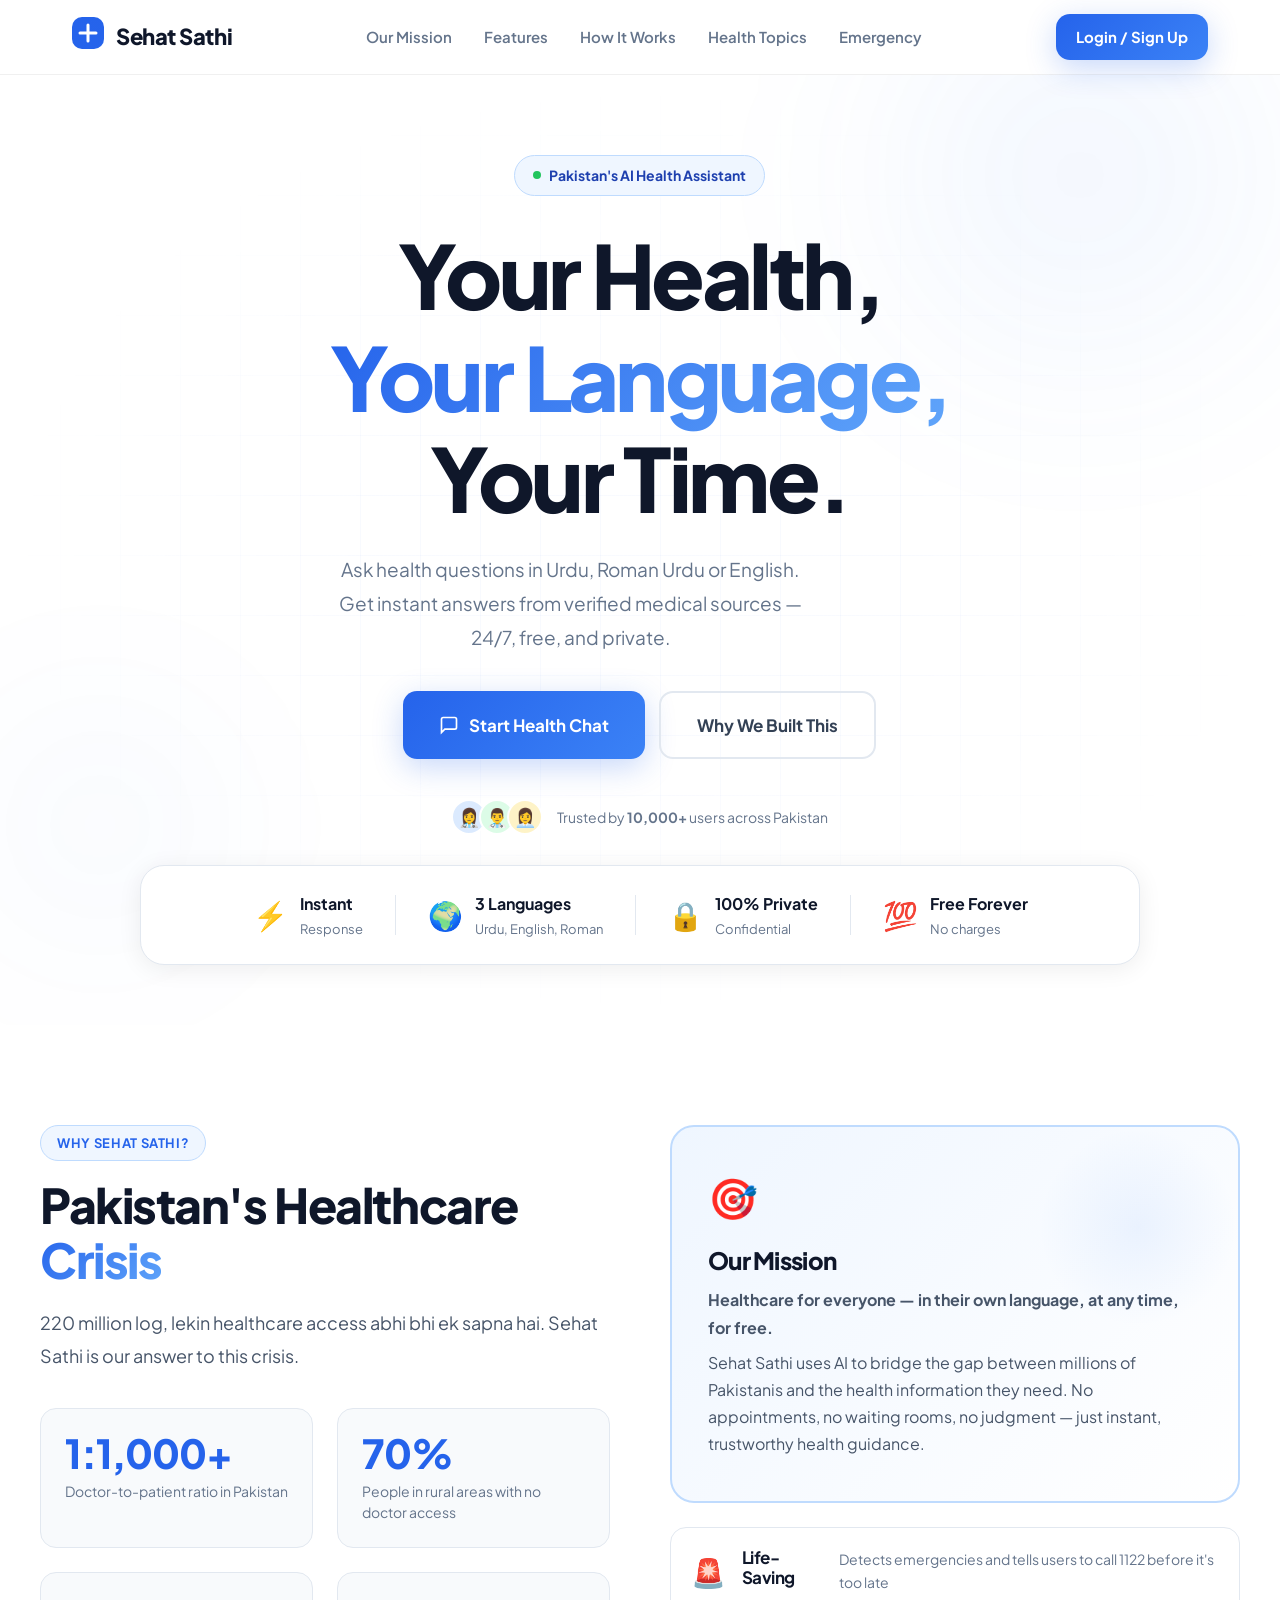
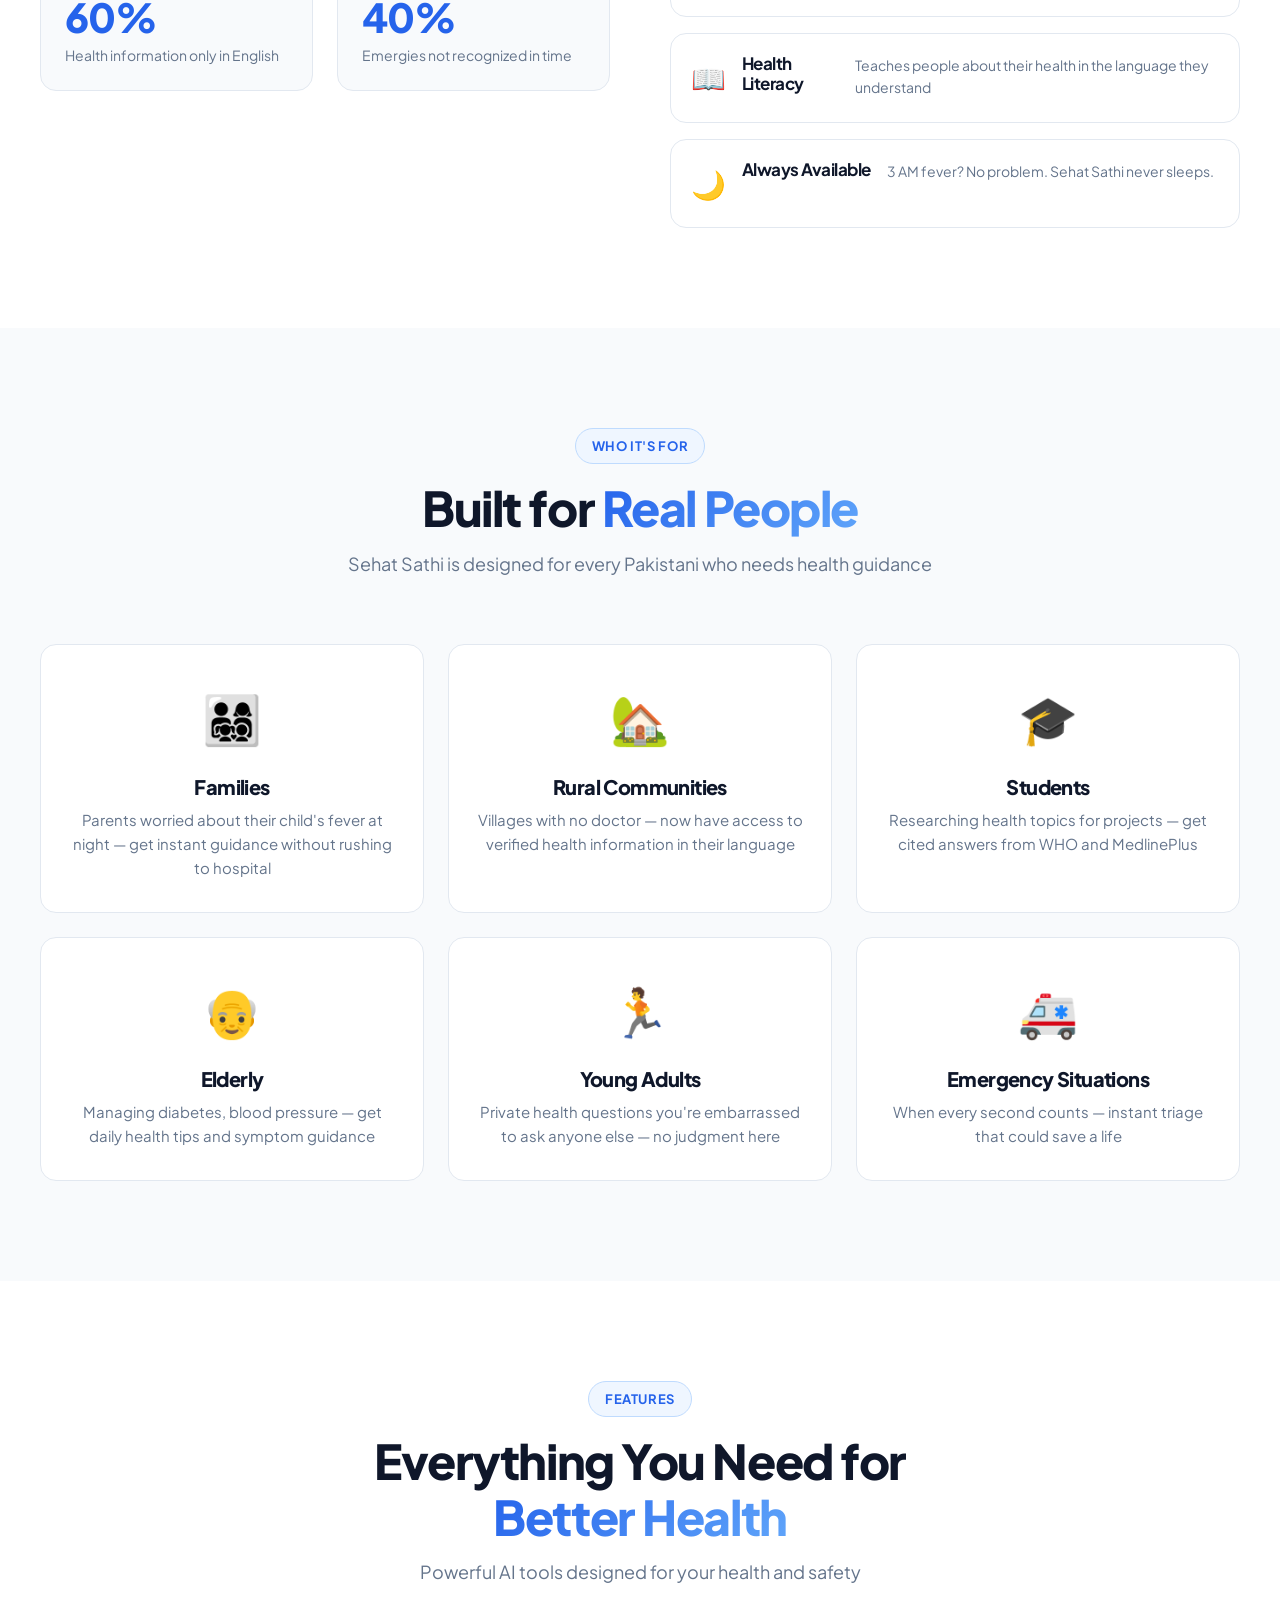
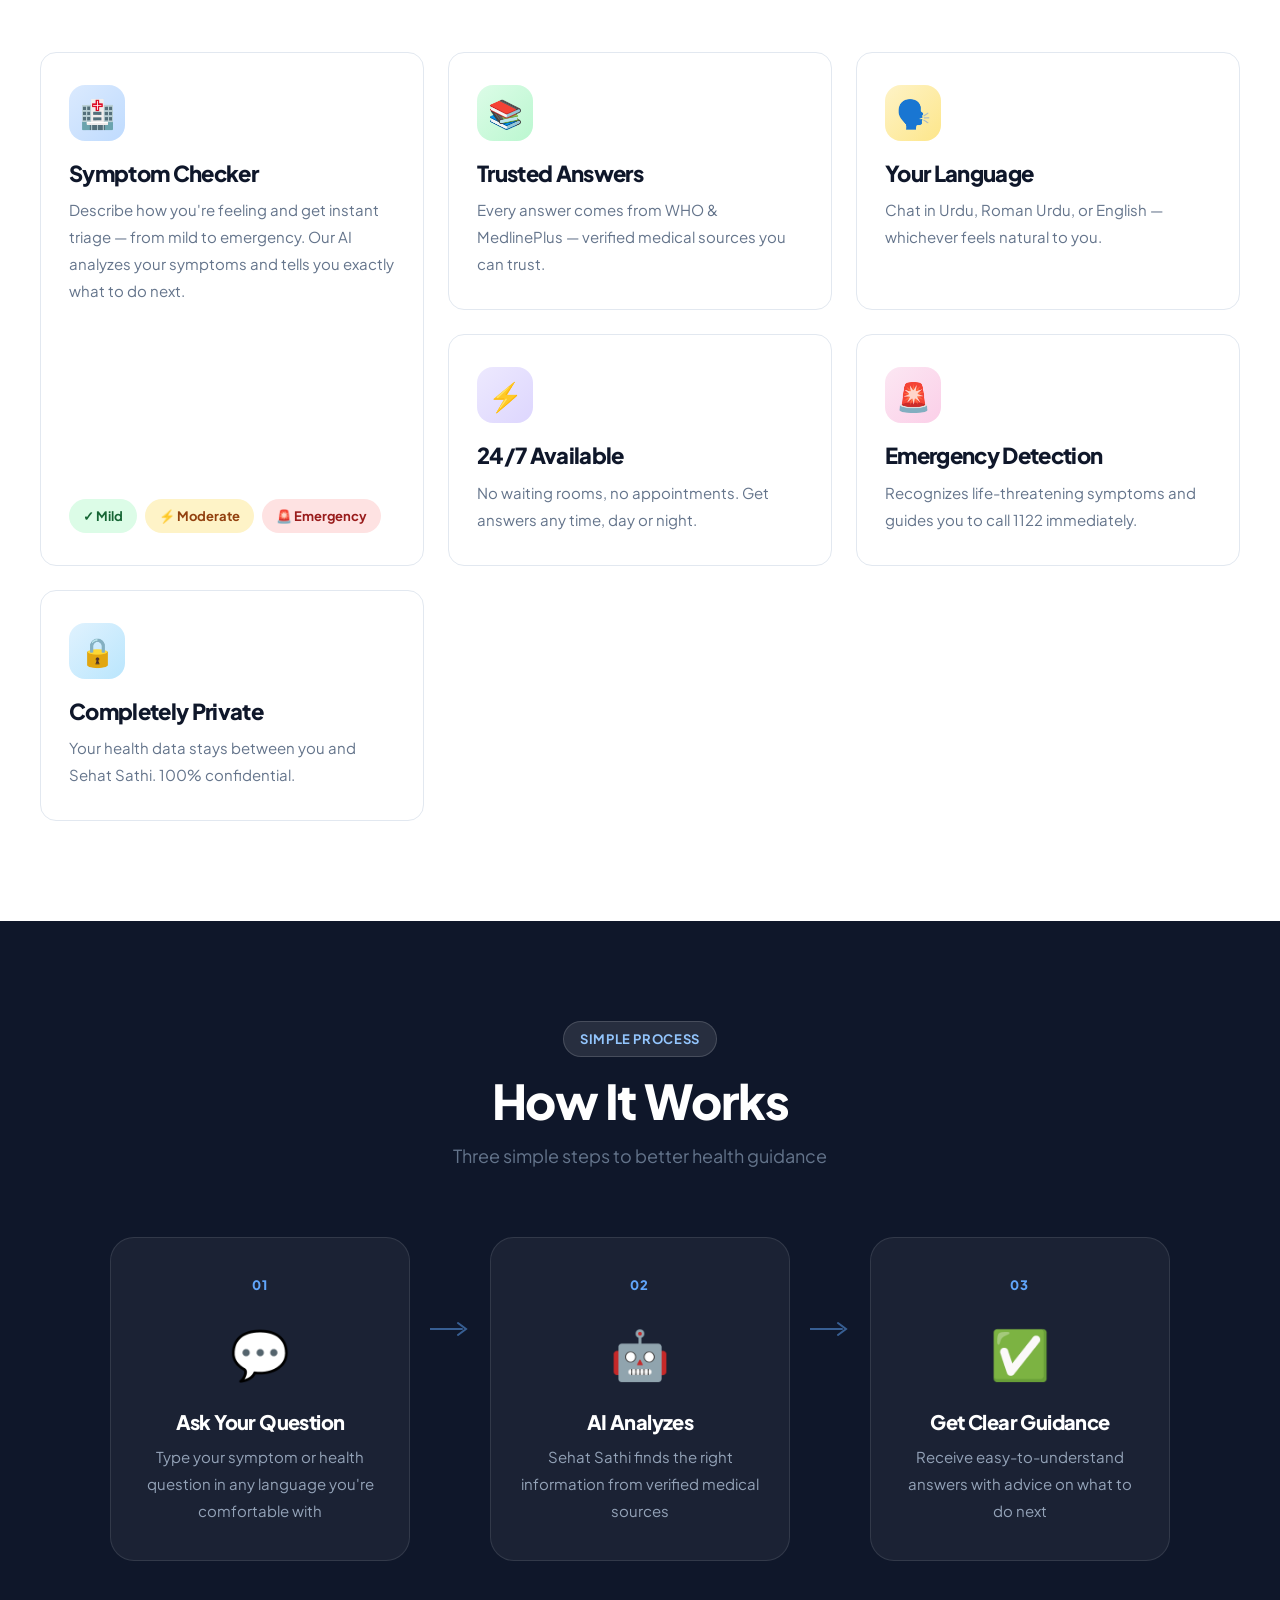
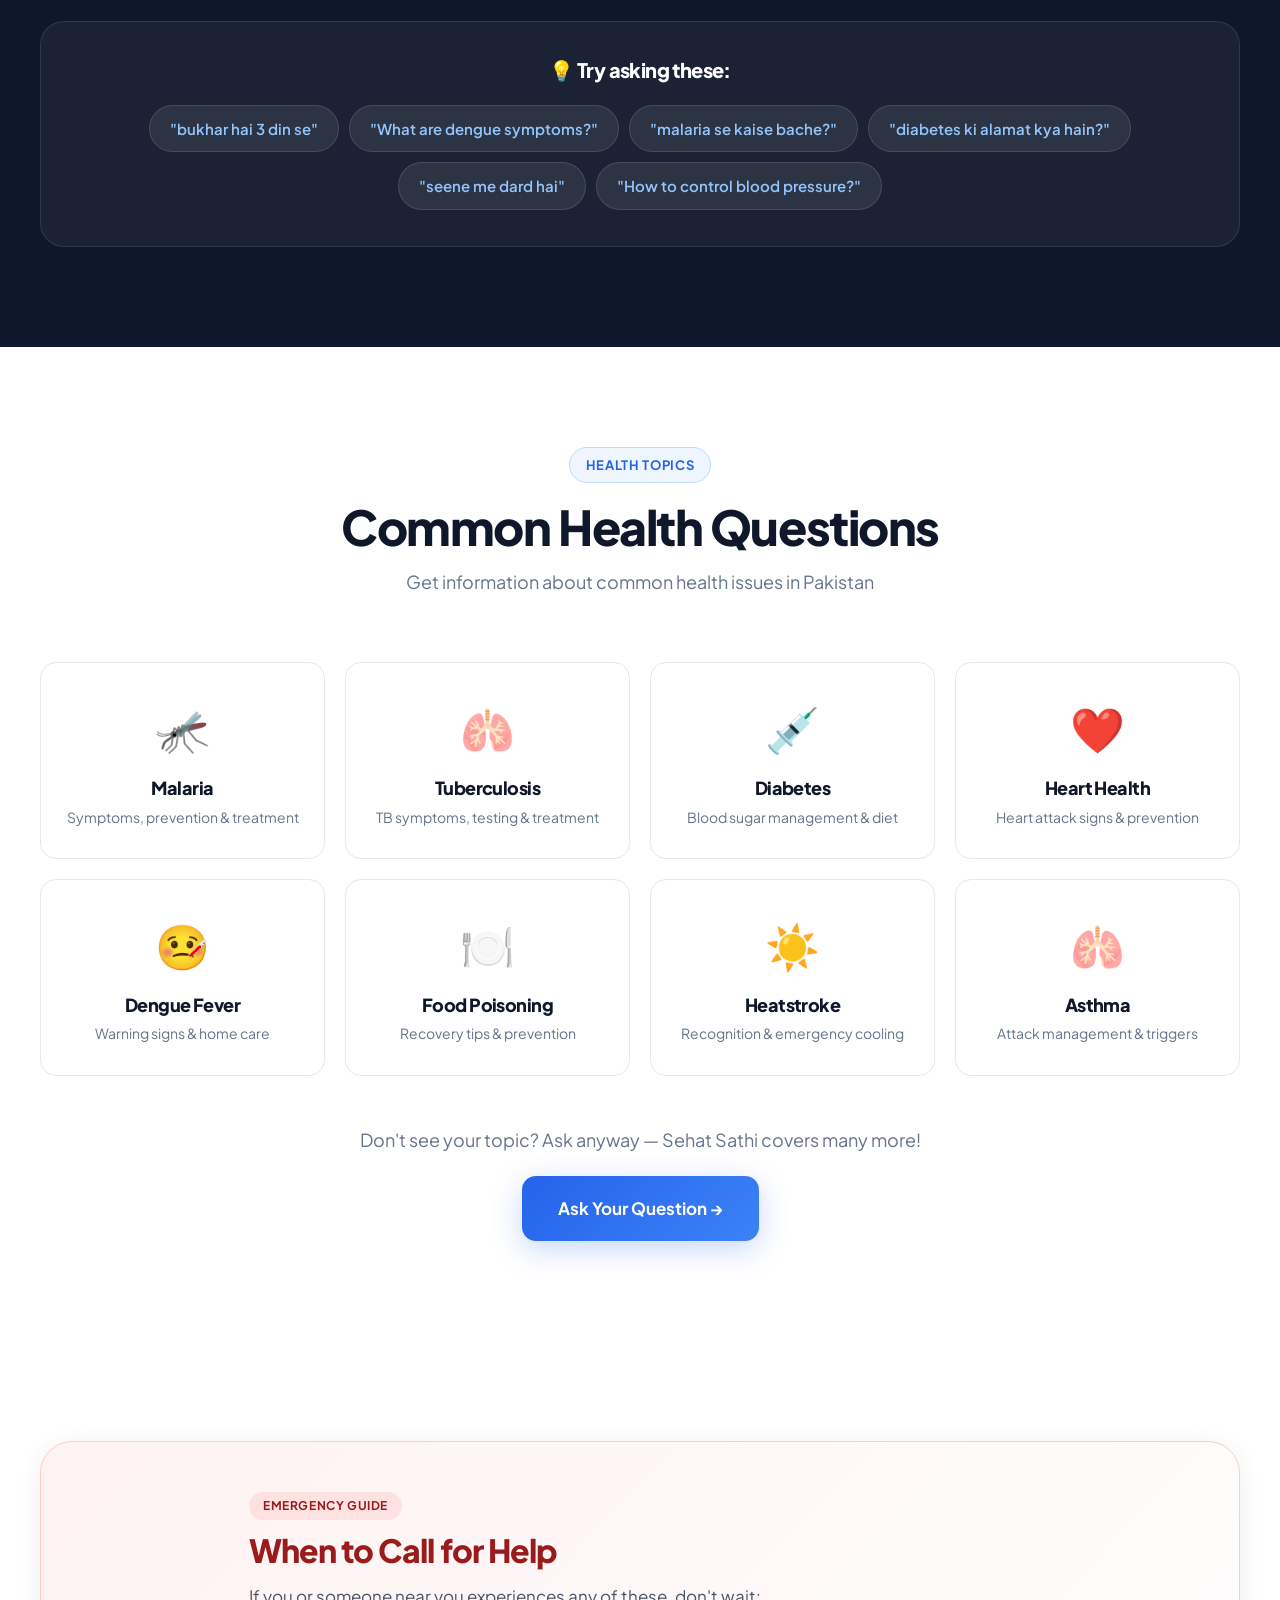
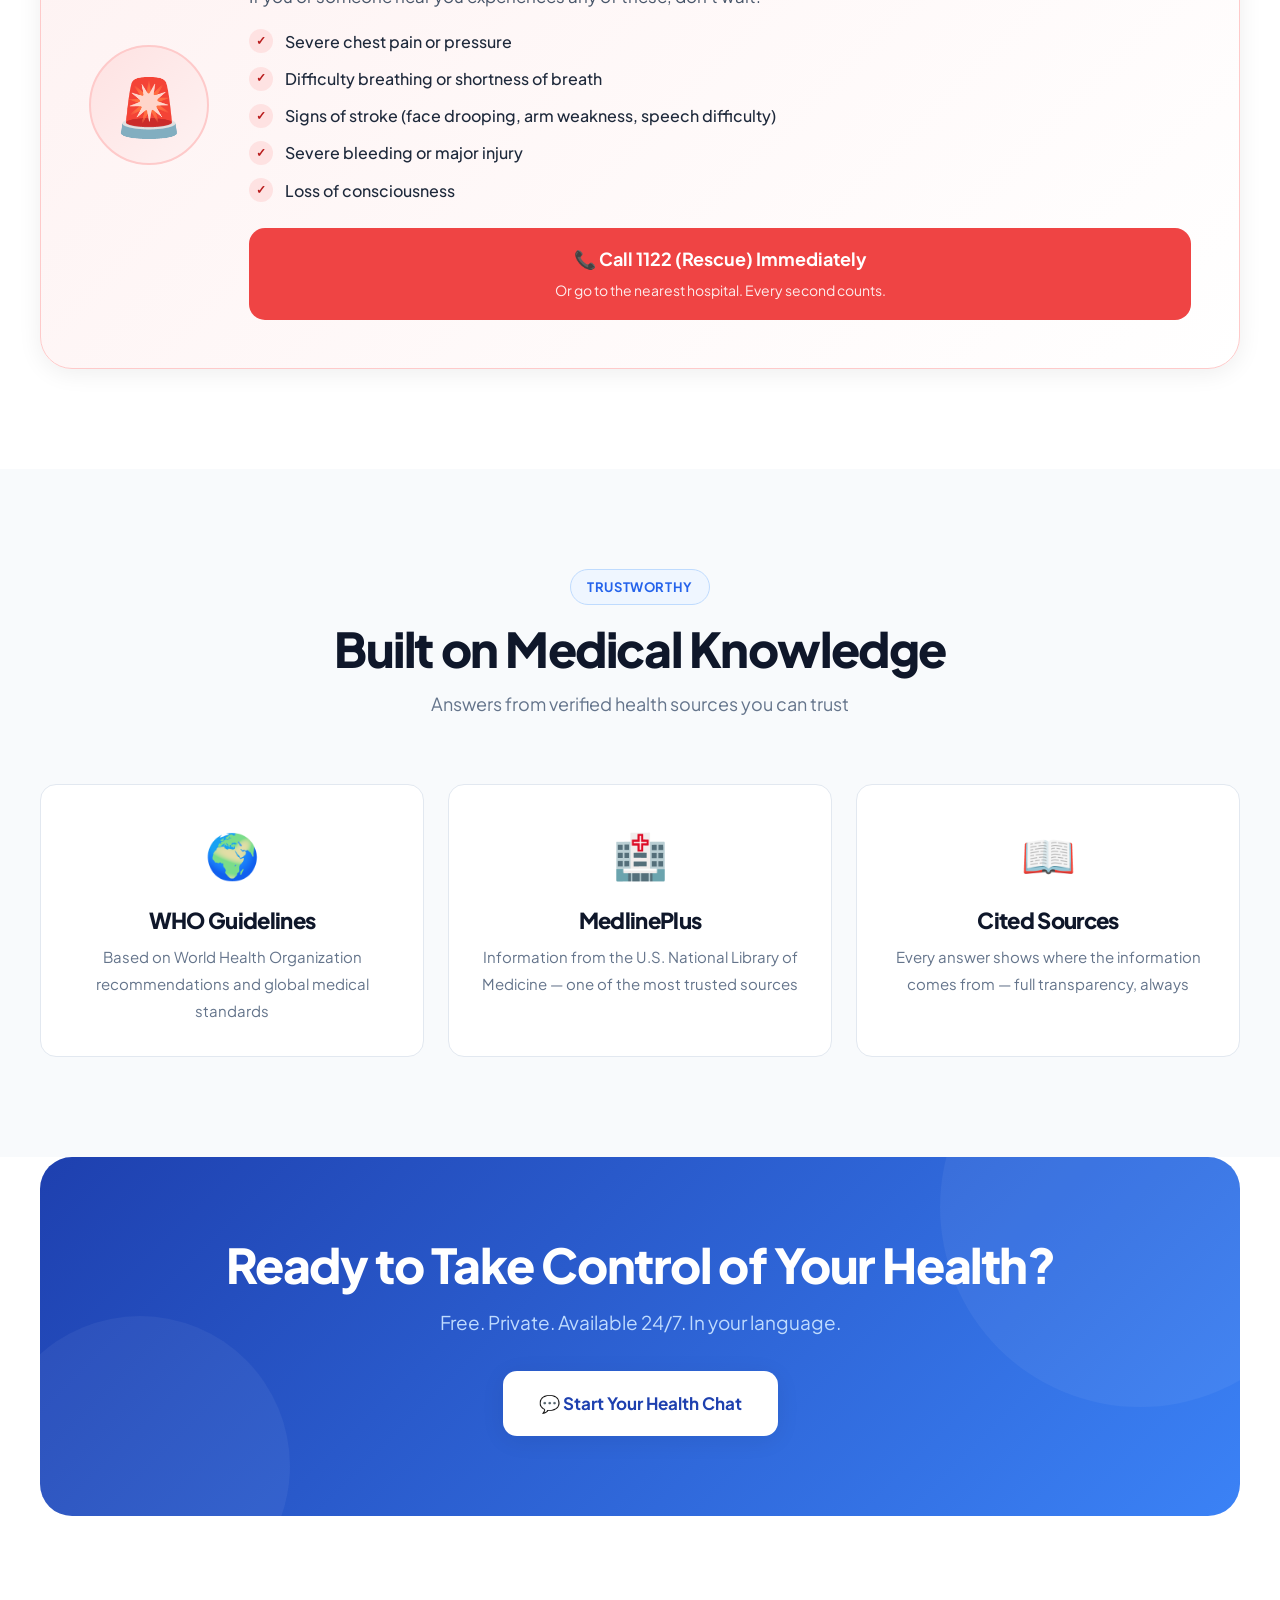
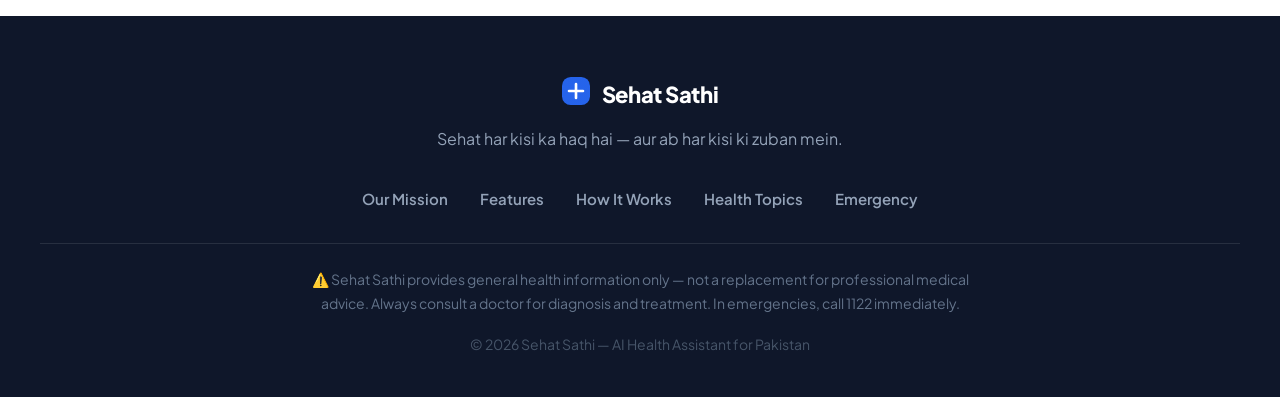
<file: frontend/index.html>
<!DOCTYPE html>
<html lang="en">
<head>
  <meta charset="UTF-8">
  <meta name="viewport" content="width=device-width, initial-scale=1.0">
  <title>Sehat Sathi — AI Health Assistant for Pakistan</title>
  <link rel="preconnect" href="https://fonts.googleapis.com">
  <link rel="preconnect" href="https://fonts.gstatic.com" crossorigin>
  <link href="https://fonts.googleapis.com/css2?family=Plus+Jakarta+Sans:wght@400;500;600;700;800&display=swap" rel="stylesheet">
  <link rel="stylesheet" href="style.css">
</head>
<body>

  <!-- ================= NAVBAR ================= -->
  <nav class="navbar">
    <div class="nav-inner">
      <a href="#home" class="brand">
        <div class="brand-icon">
          <svg width="32" height="32" viewBox="0 0 32 32" fill="none">
            <rect width="32" height="32" rx="10" fill="url(#brand-grad)"/>
            <path d="M16 8v16M8 16h16" stroke="#fff" stroke-width="3" stroke-linecap="round"/>
            <defs>
              <linearGradient id="brand-grad" x1="0" y1="0" x2="32" y2="32">
                <stop stop-color="#2563eb"/>
                <stop offset="1" stop-color="#3b82f6"/>
              </linearGradient>
            </defs>
          </svg>
        </div>
        <span class="brand-name">Sehat Sathi</span>
      </a>
      <ul class="nav-links">
        <li><a href="#mission">Our Mission</a></li>
        <li><a href="#features">Features</a></li>
        <li><a href="#how">How It Works</a></li>
        <li><a href="#conditions">Health Topics</a></li>
        <li><a href="#emergency-info">Emergency</a></li>
      </ul>
      <a href="auth.html" class="btn btn-primary btn-sm">Login / Sign Up</a>
    </div>
  </nav>

  <!-- ================= HERO ================= -->
  <header class="hero" id="home">
    <div class="hero-bg">
      <div class="hero-blob hero-blob-1"></div>
      <div class="hero-blob hero-blob-2"></div>
      <div class="hero-grid"></div>
    </div>

    <div class="hero-inner hero-inner-center">
      <div class="hero-content hero-content-center">
        <div class="hero-badge">
          <span class="badge-dot"></span>
          Pakistan's AI Health Assistant
        </div>
        <h1>Your Health,<br><span class="grad-text">Your Language,</span><br>Your Time.</h1>
        <p class="hero-sub">
          Ask health questions in Urdu, Roman Urdu or English. Get instant answers from verified medical sources — 24/7, free, and private.
        </p>
        <div class="hero-ctas">
          <a href="auth.html" class="btn btn-primary btn-lg">
            <svg width="20" height="20" viewBox="0 0 24 24" fill="none" stroke="currentColor" stroke-width="2"><path d="M21 15a2 2 0 0 1-2 2H7l-4 4V5a2 2 0 0 1 2-2h14a2 2 0 0 1 2 2z"/></svg>
            Start Health Chat
          </a>
          <a href="#mission" class="btn btn-ghost btn-lg">Why We Built This</a>
        </div>

        <div class="hero-trust">
          <div class="trust-avatars">
            <div class="avatar" style="background: #dbeafe;">👩‍⚕️</div>
            <div class="avatar" style="background: #dcfce7;">👨‍⚕️</div>
            <div class="avatar" style="background: #fef3c7;">👩‍💼</div>
          </div>
          <p>Trusted by <strong>10,000+</strong> users across Pakistan</p>
        </div>
      </div>
    </div>

    <!-- Stats Bar -->
    <div class="stats-bar">
      <div class="stat-item">
        <div class="stat-icon">⚡</div>
        <div class="stat-text">
          <strong>Instant</strong>
          <span>Response</span>
        </div>
      </div>
      <div class="stat-divider"></div>
      <div class="stat-item">
        <div class="stat-icon">🌍</div>
        <div class="stat-text">
          <strong>3 Languages</strong>
          <span>Urdu, English, Roman</span>
        </div>
      </div>
      <div class="stat-divider"></div>
      <div class="stat-item">
        <div class="stat-icon">🔒</div>
        <div class="stat-text">
          <strong>100% Private</strong>
          <span>Confidential</span>
        </div>
      </div>
      <div class="stat-divider"></div>
      <div class="stat-item">
        <div class="stat-icon">💯</div>
        <div class="stat-text">
          <strong>Free Forever</strong>
          <span>No charges</span>
        </div>
      </div>
    </div>
  </header>

  <!-- ================= PROBLEM / MISSION ================= -->
  <section class="section section-problem" id="mission">
    <div class="section-container">
      <div class="problem-grid">
        <div class="problem-left">
          <span class="section-tag">Why Sehat Sathi?</span>
          <h2>Pakistan's Healthcare <span class="grad-text">Crisis</span></h2>
          <p class="problem-intro">
            220 million log, lekin healthcare access abhi bhi ek sapna hai. Sehat Sathi is our answer to this crisis.
          </p>

          <div class="problem-stats">
            <div class="problem-stat">
              <div class="problem-stat-num">1:1,000+</div>
              <div class="problem-stat-label">Doctor-to-patient ratio in Pakistan</div>
            </div>
            <div class="problem-stat">
              <div class="problem-stat-num">70%</div>
              <div class="problem-stat-label">People in rural areas with no doctor access</div>
            </div>
            <div class="problem-stat">
              <div class="problem-stat-num">60%</div>
              <div class="problem-stat-label">Health information only in English</div>
            </div>
            <div class="problem-stat">
              <div class="problem-stat-num">40%</div>
              <div class="problem-stat-label">Emergies not recognized in time</div>
            </div>
          </div>
        </div>

        <div class="problem-right">
          <div class="mission-card">
            <div class="mission-icon">🎯</div>
            <h3>Our Mission</h3>
            <p>
              <strong>Healthcare for everyone — in their own language, at any time, for free.</strong>
            </p>
            <p>
              Sehat Sathi uses AI to bridge the gap between millions of Pakistanis and the health information they need. No appointments, no waiting rooms, no judgment — just instant, trustworthy health guidance.
            </p>
          </div>

          <div class="impact-cards">
            <div class="impact-card">
              <div class="impact-icon">🚨</div>
              <h4>Life-Saving</h4>
              <p>Detects emergencies and tells users to call 1122 before it's too late</p>
            </div>
            <div class="impact-card">
              <div class="impact-icon">📖</div>
              <h4>Health Literacy</h4>
              <p>Teaches people about their health in the language they understand</p>
            </div>
            <div class="impact-card">
              <div class="impact-icon">🌙</div>
              <h4>Always Available</h4>
              <p>3 AM fever? No problem. Sehat Sathi never sleeps.</p>
            </div>
          </div>
        </div>
      </div>
    </div>
  </section>

  <!-- ================= WHO IT'S FOR ================= -->
  <section class="section section-alt" id="audience">
    <div class="section-container">
      <div class="section-head">
        <span class="section-tag">Who It's For</span>
        <h2>Built for <span class="grad-text">Real People</span></h2>
        <p>Sehat Sathi is designed for every Pakistani who needs health guidance</p>
      </div>

      <div class="audience-grid">
        <div class="audience-card">
          <div class="audience-emoji">👨‍👩‍👧‍👦</div>
          <h3>Families</h3>
          <p>Parents worried about their child's fever at night — get instant guidance without rushing to hospital</p>
        </div>
        <div class="audience-card">
          <div class="audience-emoji">🏡</div>
          <h3>Rural Communities</h3>
          <p>Villages with no doctor — now have access to verified health information in their language</p>
        </div>
        <div class="audience-card">
          <div class="audience-emoji">🎓</div>
          <h3>Students</h3>
          <p>Researching health topics for projects — get cited answers from WHO and MedlinePlus</p>
        </div>
        <div class="audience-card">
          <div class="audience-emoji">👴</div>
          <h3>Elderly</h3>
          <p>Managing diabetes, blood pressure — get daily health tips and symptom guidance</p>
        </div>
        <div class="audience-card">
          <div class="audience-emoji">🏃</div>
          <h3>Young Adults</h3>
          <p>Private health questions you're embarrassed to ask anyone else — no judgment here</p>
        </div>
        <div class="audience-card">
          <div class="audience-emoji">🚑</div>
          <h3>Emergency Situations</h3>
          <p>When every second counts — instant triage that could save a life</p>
        </div>
      </div>
    </div>
  </section>

  <!-- ================= FEATURES ================= -->
  <section class="section" id="features">
    <div class="section-container">
      <div class="section-head">
        <span class="section-tag">Features</span>
        <h2>Everything You Need for<br><span class="grad-text">Better Health</span></h2>
        <p>Powerful AI tools designed for your health and safety</p>
      </div>

      <div class="features-grid">
        <div class="feature-card feature-card-large">
          <div class="feature-icon" style="background: linear-gradient(135deg, #dbeafe, #bfdbfe);">🏥</div>
          <h3>Symptom Checker</h3>
          <p>Describe how you're feeling and get instant triage — from mild to emergency. Our AI analyzes your symptoms and tells you exactly what to do next.</p>
          <div class="feature-visual">
            <div class="severity-pills">
              <span class="pill pill-green">✓ Mild</span>
              <span class="pill pill-yellow">⚡ Moderate</span>
              <span class="pill pill-red">🚨 Emergency</span>
            </div>
          </div>
        </div>
        <div class="feature-card">
          <div class="feature-icon" style="background: linear-gradient(135deg, #dcfce7, #bbf7d0);">📚</div>
          <h3>Trusted Answers</h3>
          <p>Every answer comes from WHO & MedlinePlus — verified medical sources you can trust.</p>
        </div>
        <div class="feature-card">
          <div class="feature-icon" style="background: linear-gradient(135deg, #fef3c7, #fde68a);">🗣️</div>
          <h3>Your Language</h3>
          <p>Chat in Urdu, Roman Urdu, or English — whichever feels natural to you.</p>
        </div>
        <div class="feature-card">
          <div class="feature-icon" style="background: linear-gradient(135deg, #ede9fe, #ddd6fe);">⚡</div>
          <h3>24/7 Available</h3>
          <p>No waiting rooms, no appointments. Get answers any time, day or night.</p>
        </div>
        <div class="feature-card">
          <div class="feature-icon" style="background: linear-gradient(135deg, #fce7f3, #fbcfe8);">🚨</div>
          <h3>Emergency Detection</h3>
          <p>Recognizes life-threatening symptoms and guides you to call 1122 immediately.</p>
        </div>
        <div class="feature-card">
          <div class="feature-icon" style="background: linear-gradient(135deg, #e0f2fe, #bae6fd);">🔒</div>
          <h3>Completely Private</h3>
          <p>Your health data stays between you and Sehat Sathi. 100% confidential.</p>
        </div>
      </div>
    </div>
  </section>

  <!-- ================= HOW IT WORKS ================= -->
  <section class="section section-dark" id="how">
    <div class="section-container">
      <div class="section-head">
        <span class="section-tag light">Simple Process</span>
        <h2>How It Works</h2>
        <p>Three simple steps to better health guidance</p>
      </div>

      <div class="steps-container">
        <div class="step-card">
          <div class="step-number">01</div>
          <div class="step-icon-wrap">💬</div>
          <h3>Ask Your Question</h3>
          <p>Type your symptom or health question in any language you're comfortable with</p>
        </div>
        <div class="step-connector">
          <svg width="40" height="24" viewBox="0 0 40 24" fill="none">
            <path d="M0 12h32M28 6l8 6-8 6" stroke="currentColor" stroke-width="2" stroke-linecap="round"/>
          </svg>
        </div>
        <div class="step-card">
          <div class="step-number">02</div>
          <div class="step-icon-wrap">🤖</div>
          <h3>AI Analyzes</h3>
          <p>Sehat Sathi finds the right information from verified medical sources</p>
        </div>
        <div class="step-connector">
          <svg width="40" height="24" viewBox="0 0 40 24" fill="none">
            <path d="M0 12h32M28 6l8 6-8 6" stroke="currentColor" stroke-width="2" stroke-linecap="round"/>
          </svg>
        </div>
        <div class="step-card">
          <div class="step-number">03</div>
          <div class="step-icon-wrap">✅</div>
          <h3>Get Clear Guidance</h3>
          <p>Receive easy-to-understand answers with advice on what to do next</p>
        </div>
      </div>

      <div class="example-box">
        <h4>💡 Try asking these:</h4>
        <div class="examples-grid">
          <div class="example-chip">"bukhar hai 3 din se"</div>
          <div class="example-chip">"What are dengue symptoms?"</div>
          <div class="example-chip">"malaria se kaise bache?"</div>
          <div class="example-chip">"diabetes ki alamat kya hain?"</div>
          <div class="example-chip">"seene me dard hai"</div>
          <div class="example-chip">"How to control blood pressure?"</div>
        </div>
      </div>
    </div>
  </section>

  <!-- ================= CONDITIONS ================= -->
  <section class="section" id="conditions">
    <div class="section-container">
      <div class="section-head">
        <span class="section-tag">Health Topics</span>
        <h2>Common Health Questions</h2>
        <p>Get information about common health issues in Pakistan</p>
      </div>

      <div class="conditions-grid">
        <div class="condition-card">
          <div class="condition-icon">🦟</div>
          <h3>Malaria</h3>
          <p>Symptoms, prevention & treatment</p>
        </div>
        <div class="condition-card">
          <div class="condition-icon">🫁</div>
          <h3>Tuberculosis</h3>
          <p>TB symptoms, testing & treatment</p>
        </div>
        <div class="condition-card">
          <div class="condition-icon">💉</div>
          <h3>Diabetes</h3>
          <p>Blood sugar management & diet</p>
        </div>
        <div class="condition-card">
          <div class="condition-icon">❤️</div>
          <h3>Heart Health</h3>
          <p>Heart attack signs & prevention</p>
        </div>
        <div class="condition-card">
          <div class="condition-icon">🤒</div>
          <h3>Dengue Fever</h3>
          <p>Warning signs & home care</p>
        </div>
        <div class="condition-card">
          <div class="condition-icon">🍽️</div>
          <h3>Food Poisoning</h3>
          <p>Recovery tips & prevention</p>
        </div>
        <div class="condition-card">
          <div class="condition-icon">☀️</div>
          <h3>Heatstroke</h3>
          <p>Recognition & emergency cooling</p>
        </div>
        <div class="condition-card">
          <div class="condition-icon">🫁</div>
          <h3>Asthma</h3>
          <p>Attack management & triggers</p>
        </div>
      </div>

      <div class="conditions-cta">
        <p>Don't see your topic? Ask anyway — Sehat Sathi covers many more!</p>
        <a href="auth.html" class="btn btn-primary btn-lg">Ask Your Question →</a>
      </div>
    </div>
  </section>

  <!-- ================= EMERGENCY ================= -->
  <section class="section" id="emergency-info">
    <div class="section-container">
      <div class="emergency-card">
        <div class="emergency-left">
          <div class="emergency-icon-wrap">
            <span>🚨</span>
          </div>
        </div>
        <div class="emergency-right">
          <span class="emergency-tag">Emergency Guide</span>
          <h2>When to Call for Help</h2>
          <p>If you or someone near you experiences any of these, don't wait:</p>
          <ul class="emergency-list">
            <li>
              <span class="check">✓</span>
              <span>Severe chest pain or pressure</span>
            </li>
            <li>
              <span class="check">✓</span>
              <span>Difficulty breathing or shortness of breath</span>
            </li>
            <li>
              <span class="check">✓</span>
              <span>Signs of stroke (face drooping, arm weakness, speech difficulty)</span>
            </li>
            <li>
              <span class="check">✓</span>
              <span>Severe bleeding or major injury</span>
            </li>
            <li>
              <span class="check">✓</span>
              <span>Loss of consciousness</span>
            </li>
          </ul>
          <div class="emergency-cta-box">
            <strong>📞 Call 1122 (Rescue) Immediately</strong>
            <p>Or go to the nearest hospital. Every second counts.</p>
          </div>
        </div>
      </div>
    </div>
  </section>

  <!-- ================= TRUST ================= -->
  <section class="section section-alt">
    <div class="section-container">
      <div class="section-head">
        <span class="section-tag">Trustworthy</span>
        <h2>Built on Medical Knowledge</h2>
        <p>Answers from verified health sources you can trust</p>
      </div>

      <div class="trust-grid">
        <div class="trust-card">
          <div class="trust-icon">🌍</div>
          <h3>WHO Guidelines</h3>
          <p>Based on World Health Organization recommendations and global medical standards</p>
        </div>
        <div class="trust-card">
          <div class="trust-icon">🏥</div>
          <h3>MedlinePlus</h3>
          <p>Information from the U.S. National Library of Medicine — one of the most trusted sources</p>
        </div>
        <div class="trust-card">
          <div class="trust-icon">📖</div>
          <h3>Cited Sources</h3>
          <p>Every answer shows where the information comes from — full transparency, always</p>
        </div>
      </div>
    </div>
  </section>

  <!-- ================= CTA ================= -->
  <section class="cta-section">
    <div class="cta-inner">
      <div class="cta-bg-shapes">
        <div class="cta-shape cta-shape-1"></div>
        <div class="cta-shape cta-shape-2"></div>
      </div>
      <h2>Ready to Take Control of Your Health?</h2>
      <p>Free. Private. Available 24/7. In your language.</p>
      <a href="auth.html" class="btn btn-white btn-lg">
        💬 Start Your Health Chat
      </a>
    </div>
  </section>

  <!-- ================= FOOTER ================= -->
  <footer class="footer">
    <div class="footer-inner">
      <div class="footer-top">
        <div class="footer-brand">
          <div class="brand-icon">
            <svg width="28" height="28" viewBox="0 0 32 32" fill="none">
              <rect width="32" height="32" rx="10" fill="url(#brand-grad2)"/>
              <path d="M16 8v16M8 16h16" stroke="#fff" stroke-width="3" stroke-linecap="round"/>
              <defs>
                <linearGradient id="brand-grad2" x1="0" y1="0" x2="32" y2="32">
                  <stop stop-color="#2563eb"/>
                  <stop offset="1" stop-color="#3b82f6"/>
                </linearGradient>
              </defs>
            </svg>
          </div>
          <span class="brand-name">Sehat Sathi</span>
        </div>
        <p class="footer-tagline">Sehat har kisi ka haq hai — aur ab har kisi ki zuban mein.</p>
      </div>

      <div class="footer-links-grid">
        <a href="#mission">Our Mission</a>
        <a href="#features">Features</a>
        <a href="#how">How It Works</a>
        <a href="#conditions">Health Topics</a>
        <a href="#emergency-info">Emergency</a>
      </div>

      <div class="footer-bottom">
        <p class="footer-disclaimer">
          ⚠️ Sehat Sathi provides general health information only — not a replacement for professional medical advice. Always consult a doctor for diagnosis and treatment. In emergencies, call 1122 immediately.
        </p>
        <p class="footer-copy">© 2026 Sehat Sathi — AI Health Assistant for Pakistan</p>
      </div>
    </div>
  </footer>

  <script src="script.js"></script>
</body>
</html>
</file>
<file: frontend/style.css>
/* =============================================
   Sehat Sathi — Premium Health-Tech UI
   ============================================= */

:root {
  --blue-950: #0c1a4a;
  --blue-900: #0f172a;
  --blue-800: #1e293b;
  --blue-700: #1e40af;
  --blue-600: #2563eb;
  --blue-500: #3b82f6;
  --blue-400: #60a5fa;
  --blue-300: #93c5fd;
  --blue-200: #bfdbfe;
  --blue-100: #dbeafe;
  --blue-50: #eff6ff;
  --white: #ffffff;
  --gray-50: #f8fafc;
  --gray-100: #f1f5f9;
  --gray-200: #e2e8f0;
  --gray-300: #cbd5e1;
  --gray-400: #94a3b8;
  --gray-500: #64748b;
  --gray-600: #475569;
  --gray-700: #334155;
  --gray-800: #1e293b;
  --gray-900: #0f172a;
  --red: #ef4444;
  --red-50: #fef2f2;
  --red-100: #fee2e2;
  --red-200: #fecaca;
  --red-700: #b91c1c;
  --red-800: #991b1b;
  --yellow: #f59e0b;
  --yellow-50: #fffbeb;
  --yellow-100: #fef3c7;
  --green: #22c55e;
  --green-50: #f0fdf4;
  --green-100: #dcfce7;
  --radius-sm: 10px;
  --radius: 16px;
  --radius-lg: 24px;
  --radius-xl: 32px;
  --shadow-xs: 0 1px 2px rgba(0,0,0,0.05);
  --shadow-sm: 0 2px 8px rgba(0,0,0,0.06);
  --shadow: 0 4px 24px rgba(0,0,0,0.07);
  --shadow-lg: 0 12px 40px rgba(0,0,0,0.1);
  --shadow-xl: 0 20px 60px rgba(0,0,0,0.12);
  --shadow-blue: 0 8px 30px rgba(37,99,235,0.25);
}

* { margin: 0; padding: 0; box-sizing: border-box; }

html {
  scroll-behavior: smooth;
  font-size: 16px;
}

body {
  font-family: 'Plus Jakarta Sans', -apple-system, BlinkMacSystemFont, 'Segoe UI', sans-serif;
  color: var(--gray-800);
  background: var(--white);
  line-height: 1.7;
  -webkit-font-smoothing: antialiased;
  -moz-osx-font-smoothing: grayscale;
  overflow-x: hidden;
}

/* ================= Typography ================= */
h1, h2, h3, h4 { font-weight: 800; line-height: 1.15; letter-spacing: -0.03em; color: var(--gray-900); }
h1 { font-size: clamp(2.5rem, 5vw, 4rem); }
h2 { font-size: clamp(2rem, 4vw, 3rem); }
h3 { font-size: 1.375rem; }
p { font-size: 1.063rem; line-height: 1.8; }

.grad-text {
  background: linear-gradient(135deg, var(--blue-600), var(--blue-400));
  -webkit-background-clip: text;
  -webkit-text-fill-color: transparent;
  background-clip: text;
}

/* ================= Buttons ================= */
.btn {
  display: inline-flex;
  align-items: center;
  gap: 10px;
  padding: 14px 28px;
  border-radius: 14px;
  font-size: 1rem;
  font-weight: 700;
  text-decoration: none;
  transition: all 0.3s cubic-bezier(0.4, 0, 0.2, 1);
  cursor: pointer;
  border: none;
  font-family: inherit;
}

.btn-sm { padding: 10px 20px; font-size: 0.938rem; }
.btn-lg { padding: 18px 36px; font-size: 1.063rem; }

.btn-primary {
  background: linear-gradient(135deg, var(--blue-600), var(--blue-500));
  color: var(--white);
  box-shadow: var(--shadow-blue);
}
.btn-primary:hover {
  transform: translateY(-2px);
  box-shadow: 0 12px 40px rgba(37,99,235,0.35);
}

.btn-ghost {
  background: transparent;
  color: var(--gray-700);
  border: 2px solid var(--gray-200);
}
.btn-ghost:hover {
  border-color: var(--blue-300);
  color: var(--blue-600);
  background: var(--blue-50);
}

.btn-white {
  background: var(--white);
  color: var(--blue-700);
  box-shadow: var(--shadow);
}
.btn-white:hover {
  transform: translateY(-2px);
  box-shadow: var(--shadow-lg);
}

/* ================= Navbar ================= */
.navbar {
  position: sticky;
  top: 0;
  z-index: 100;
  background: rgba(255, 255, 255, 0.8);
  backdrop-filter: blur(20px) saturate(180%);
  -webkit-backdrop-filter: blur(20px) saturate(180%);
  border-bottom: 1px solid rgba(0,0,0,0.06);
}

.nav-inner {
  max-width: 1200px;
  margin: 0 auto;
  padding: 14px 32px;
  display: flex;
  justify-content: space-between;
  align-items: center;
}

.brand {
  display: flex;
  align-items: center;
  gap: 12px;
  text-decoration: none;
}

.brand-name {
  font-size: 1.375rem;
  font-weight: 800;
  color: var(--gray-900);
  letter-spacing: -0.02em;
}

.nav-links {
  display: flex;
  gap: 32px;
  list-style: none;
}

.nav-links a {
  text-decoration: none;
  color: var(--gray-500);
  font-weight: 600;
  font-size: 0.938rem;
  transition: color 0.2s;
}
.nav-links a:hover { color: var(--blue-600); }

/* ================= Hero ================= */
.hero {
  position: relative;
  padding: 80px 32px 0;
  overflow: hidden;
  background: var(--white);
}

.hero-bg {
  position: absolute;
  inset: 0;
  pointer-events: none;
  overflow: hidden;
}

.hero-blob {
  position: absolute;
  border-radius: 50%;
  filter: blur(80px);
  opacity: 0.5;
}

.hero-blob-1 {
  width: 600px;
  height: 600px;
  background: radial-gradient(circle, rgba(59,130,246,0.15), transparent 70%);
  top: -200px;
  right: -100px;
}

.hero-blob-2 {
  width: 400px;
  height: 400px;
  background: radial-gradient(circle, rgba(37,99,235,0.08), transparent 70%);
  bottom: 0;
  left: -100px;
}

.hero-grid {
  position: absolute;
  inset: 0;
  background-image:
    linear-gradient(rgba(37,99,235,0.03) 1px, transparent 1px),
    linear-gradient(90deg, rgba(37,99,235,0.03) 1px, transparent 1px);
  background-size: 60px 60px;
  mask-image: radial-gradient(ellipse at center, black 30%, transparent 70%);
  -webkit-mask-image: radial-gradient(ellipse at center, black 30%, transparent 70%);
}

.hero-inner {
  max-width: 1200px;
  margin: 0 auto;
  display: grid;
  grid-template-columns: 1fr 1fr;
  gap: 60px;
  align-items: center;
  position: relative;
  z-index: 1;
  padding-bottom: 60px;
}

.hero-inner-center {
  grid-template-columns: 1fr;
  text-align: center;
}

.hero-content {
  animation: fadeInUp 0.8s ease;
}

.hero-content-center {
  max-width: 700px;
  margin: 0 auto;
}

.hero-badge {
  display: inline-flex;
  align-items: center;
  gap: 8px;
  background: var(--blue-50);
  border: 1px solid var(--blue-200);
  color: var(--blue-700);
  padding: 8px 18px;
  border-radius: 100px;
  font-size: 0.875rem;
  font-weight: 700;
  margin-bottom: 28px;
}

.badge-dot {
  width: 8px;
  height: 8px;
  border-radius: 50%;
  background: var(--green);
  animation: pulse 2s infinite;
}

@keyframes pulse {
  0%, 100% { opacity: 1; }
  50% { opacity: 0.4; }
}

.hero h1 {
  font-size: clamp(3.5rem, 7vw, 5.5rem);
  margin-bottom: 24px;
  letter-spacing: -0.04em;
}

.hero-sub {
  font-size: 1.188rem;
  color: var(--gray-500);
  max-width: 480px;
  margin-bottom: 36px;
  line-height: 1.8;
}

.hero-ctas {
  display: flex;
  gap: 14px;
  flex-wrap: wrap;
  margin-bottom: 40px;
}

.hero-content-center .hero-ctas {
  justify-content: center;
}

.hero-trust {
  display: flex;
  align-items: center;
  gap: 14px;
}

.hero-content-center .hero-trust {
  justify-content: center;
}

.trust-avatars {
  display: flex;
}

.avatar {
  width: 36px;
  height: 36px;
  border-radius: 50%;
  display: flex;
  align-items: center;
  justify-content: center;
  font-size: 1.125rem;
  border: 2px solid var(--white);
  margin-left: -8px;
}
.avatar:first-child { margin-left: 0; }

.hero-trust p {
  font-size: 0.875rem;
  color: var(--gray-500);
}

/* ================= Demo Window ================= */
.hero-demo {
  animation: fadeInRight 0.8s ease;
}

.demo-window {
  background: var(--white);
  border-radius: var(--radius-lg);
  box-shadow: var(--shadow-xl);
  border: 1px solid var(--gray-200);
  overflow: hidden;
}

.demo-titlebar {
  display: flex;
  align-items: center;
  gap: 12px;
  padding: 14px 20px;
  background: var(--gray-50);
  border-bottom: 1px solid var(--gray-200);
}

.demo-dots {
  display: flex;
  gap: 6px;
}

.dot {
  width: 12px;
  height: 12px;
  border-radius: 50%;
}
.dot.red { background: #ff5f57; }
.dot.yellow { background: #febc2e; }
.dot.green { background: #28c840; }

.demo-tab {
  font-size: 0.813rem;
  font-weight: 600;
  color: var(--gray-500);
  flex: 1;
  text-align: center;
}

.demo-spacer { width: 54px; }

.demo-body {
  padding: 24px;
  display: flex;
  flex-direction: column;
  gap: 20px;
  background: var(--gray-50);
  min-height: 320px;
}

.demo-msg {
  display: flex;
  gap: 12px;
  align-items: flex-start;
}

.user-msg {
  justify-content: flex-end;
}

.msg-avatar {
  width: 36px;
  height: 36px;
  border-radius: 50%;
  background: var(--blue-100);
  display: flex;
  align-items: center;
  justify-content: center;
  font-size: 1.125rem;
  flex-shrink: 0;
}

.user-avatar {
  background: var(--gray-200);
}

.msg-content {
  max-width: 75%;
  background: var(--white);
  border: 1px solid var(--gray-200);
  border-radius: 18px 18px 18px 6px;
  padding: 14px 18px;
  box-shadow: var(--shadow-xs);
}

.user-msg .msg-content {
  background: linear-gradient(135deg, var(--blue-600), var(--blue-500));
  color: var(--white);
  border: none;
  border-radius: 18px 18px 6px 18px;
  box-shadow: var(--shadow-blue);
}

.msg-content p {
  font-size: 0.938rem;
  line-height: 1.6;
  margin: 0;
}

.msg-time {
  font-size: 0.688rem;
  color: var(--gray-400);
  margin-top: 6px;
  display: block;
}

.user-msg .msg-time {
  color: rgba(255,255,255,0.6);
  text-align: right;
}

.msg-badge {
  display: inline-block;
  font-size: 0.75rem;
  font-weight: 700;
  padding: 4px 12px;
  border-radius: 100px;
  margin-bottom: 8px;
}

.msg-badge.urgent {
  background: var(--red-50);
  color: var(--red-800);
  border: 1px solid var(--red-200);
}

.emergency-msg .msg-content {
  border-left: 3px solid var(--red);
  background: var(--red-50);
  border-color: var(--red-200);
}

.emergency-action {
  display: inline-flex;
  align-items: center;
  gap: 8px;
  background: var(--red);
  color: var(--white);
  padding: 8px 16px;
  border-radius: 10px;
  font-size: 0.875rem;
  font-weight: 700;
  margin-top: 10px;
}

/* ================= Stats Bar ================= */
.stats-bar {
  max-width: 1000px;
  margin: 0 auto;
  display: flex;
  align-items: center;
  justify-content: center;
  gap: 0;
  background: var(--white);
  border: 1px solid var(--gray-200);
  border-radius: var(--radius-lg);
  padding: 24px 40px;
  box-shadow: var(--shadow);
  position: relative;
  z-index: 1;
  margin-top: -30px;
  margin-bottom: 60px;
}

.stat-item {
  display: flex;
  align-items: center;
  gap: 12px;
  padding: 0 32px;
}

.stat-icon {
  font-size: 1.75rem;
}

.stat-text {
  display: flex;
  flex-direction: column;
}

.stat-text strong {
  font-size: 1rem;
  font-weight: 700;
  color: var(--gray-900);
}

.stat-text span {
  font-size: 0.813rem;
  color: var(--gray-500);
}

.stat-divider {
  width: 1px;
  height: 40px;
  background: var(--gray-200);
}

/* ================= Sections ================= */
.section {
  padding: 100px 32px;
}

.section-alt {
  background: var(--gray-50);
}

.section-problem {
  background: var(--white);
}

.section-dark {
  background: var(--gray-900);
  color: var(--white);
}

.section-dark h2 { color: var(--white); }
.section-dark p { color: var(--gray-400); }

.section-container {
  max-width: 1200px;
  margin: 0 auto;
}

.section-head {
  text-align: center;
  max-width: 650px;
  margin: 0 auto 64px;
}

.section-tag {
  display: inline-block;
  background: var(--blue-50);
  color: var(--blue-600);
  border: 1px solid var(--blue-200);
  padding: 6px 16px;
  border-radius: 100px;
  font-size: 0.813rem;
  font-weight: 700;
  letter-spacing: 0.05em;
  text-transform: uppercase;
  margin-bottom: 16px;
}

.section-tag.light {
  background: rgba(255,255,255,0.1);
  color: var(--blue-300);
  border-color: rgba(255,255,255,0.15);
}

.section-head p {
  font-size: 1.125rem;
  color: var(--gray-500);
  margin-top: 12px;
}

/* ================= Problem / Mission ================= */
.problem-grid {
  display: grid;
  grid-template-columns: 1fr 1fr;
  gap: 60px;
  align-items: start;
}

.problem-left h2 {
  margin-bottom: 20px;
}

.problem-intro {
  font-size: 1.125rem;
  color: var(--gray-600);
  margin-bottom: 36px;
  line-height: 1.8;
}

.problem-stats {
  display: grid;
  grid-template-columns: 1fr 1fr;
  gap: 24px;
}

.problem-stat {
  padding: 24px;
  background: var(--gray-50);
  border: 1px solid var(--gray-200);
  border-radius: var(--radius);
}

.problem-stat-num {
  font-size: 2.5rem;
  font-weight: 800;
  color: var(--blue-600);
  line-height: 1;
  margin-bottom: 8px;
  letter-spacing: -0.03em;
}

.problem-stat-label {
  font-size: 0.875rem;
  color: var(--gray-500);
  line-height: 1.5;
}

.problem-right {
  display: flex;
  flex-direction: column;
  gap: 24px;
}

.mission-card {
  background: linear-gradient(135deg, var(--blue-50), var(--white));
  border: 2px solid var(--blue-200);
  border-radius: var(--radius-lg);
  padding: 36px;
  position: relative;
  overflow: hidden;
}

.mission-card::before {
  content: '';
  position: absolute;
  top: 0;
  right: 0;
  width: 200px;
  height: 200px;
  background: radial-gradient(circle, rgba(59,130,246,0.08), transparent 70%);
  pointer-events: none;
}

.mission-icon {
  font-size: 2.5rem;
  margin-bottom: 16px;
}

.mission-card h3 {
  font-size: 1.5rem;
  margin-bottom: 12px;
  color: var(--blue-900);
}

.mission-card p {
  font-size: 1rem;
  color: var(--gray-600);
  line-height: 1.7;
  margin-bottom: 8px;
}

.impact-cards {
  display: flex;
  flex-direction: column;
  gap: 16px;
}

.impact-card {
  display: flex;
  align-items: flex-start;
  gap: 16px;
  padding: 20px;
  background: var(--white);
  border: 1px solid var(--gray-200);
  border-radius: var(--radius);
  transition: all 0.3s;
}

.impact-card:hover {
  border-color: var(--blue-300);
  box-shadow: var(--shadow);
  transform: translateX(4px);
}

.impact-icon {
  font-size: 1.75rem;
  flex-shrink: 0;
}

.impact-card h4 {
  font-size: 1.063rem;
  font-weight: 700;
  color: var(--gray-900);
  margin-bottom: 4px;
}

.impact-card p {
  font-size: 0.875rem;
  color: var(--gray-500);
  margin: 0;
  line-height: 1.6;
}

/* ================= Audience ================= */
.audience-grid {
  display: grid;
  grid-template-columns: repeat(3, 1fr);
  gap: 24px;
}

.audience-card {
  background: var(--white);
  border: 1px solid var(--gray-200);
  border-radius: var(--radius);
  padding: 32px 24px;
  text-align: center;
  transition: all 0.3s;
}

.audience-card:hover {
  transform: translateY(-4px);
  box-shadow: var(--shadow-lg);
  border-color: var(--blue-300);
}

.audience-emoji {
  font-size: 3rem;
  margin-bottom: 16px;
}

.audience-card h3 {
  font-size: 1.25rem;
  margin-bottom: 10px;
  color: var(--gray-900);
}

.audience-card p {
  font-size: 0.938rem;
  color: var(--gray-500);
  line-height: 1.6;
}

/* ================= Features Grid ================= */
.features-grid {
  display: grid;
  grid-template-columns: repeat(3, 1fr);
  gap: 24px;
}

.feature-card {
  background: var(--white);
  border: 1px solid var(--gray-200);
  border-radius: var(--radius);
  padding: 32px 28px;
  transition: all 0.4s cubic-bezier(0.4, 0, 0.2, 1);
  position: relative;
  overflow: hidden;
}

.feature-card::after {
  content: '';
  position: absolute;
  inset: 0;
  border-radius: inherit;
  opacity: 0;
  transition: opacity 0.4s;
  background: linear-gradient(135deg, rgba(37,99,235,0.02), rgba(59,130,246,0.05));
}

.feature-card:hover {
  transform: translateY(-4px);
  box-shadow: var(--shadow-lg);
  border-color: var(--blue-200);
}

.feature-card:hover::after { opacity: 1; }

.feature-card-large {
  grid-row: span 2;
  display: flex;
  flex-direction: column;
}

.feature-icon {
  width: 56px;
  height: 56px;
  border-radius: 16px;
  display: flex;
  align-items: center;
  justify-content: center;
  font-size: 1.75rem;
  margin-bottom: 20px;
  position: relative;
  z-index: 1;
}

.feature-card h3 {
  margin-bottom: 10px;
  position: relative;
  z-index: 1;
}

.feature-card p {
  font-size: 0.938rem;
  color: var(--gray-500);
  position: relative;
  z-index: 1;
}

.feature-visual {
  margin-top: auto;
  padding-top: 24px;
  position: relative;
  z-index: 1;
}

.severity-pills {
  display: flex;
  gap: 8px;
  flex-wrap: wrap;
}

.pill {
  padding: 6px 14px;
  border-radius: 100px;
  font-size: 0.813rem;
  font-weight: 700;
}

.pill-green { background: var(--green-100); color: #166534; }
.pill-yellow { background: var(--yellow-100); color: #92400e; }
.pill-red { background: var(--red-100); color: var(--red-800); }

/* ================= Steps ================= */
.steps-container {
  display: flex;
  align-items: flex-start;
  justify-content: center;
  gap: 20px;
  margin-bottom: 60px;
}

.step-card {
  background: rgba(255,255,255,0.05);
  border: 1px solid rgba(255,255,255,0.1);
  border-radius: var(--radius-lg);
  padding: 36px 28px;
  text-align: center;
  flex: 1;
  max-width: 300px;
  transition: all 0.3s;
}

.step-card:hover {
  background: rgba(255,255,255,0.08);
  border-color: rgba(255,255,255,0.2);
  transform: translateY(-4px);
}

.step-number {
  font-size: 0.813rem;
  font-weight: 800;
  color: var(--blue-400);
  letter-spacing: 0.1em;
  margin-bottom: 16px;
}

.step-icon-wrap {
  font-size: 3rem;
  margin-bottom: 16px;
}

.step-card h3 {
  color: var(--white);
  margin-bottom: 10px;
  font-size: 1.25rem;
}

.step-card p {
  font-size: 0.938rem;
  color: var(--gray-400);
}

.step-connector {
  color: var(--blue-400);
  margin-top: 80px;
  opacity: 0.5;
}

/* Example Box */
.example-box {
  background: rgba(255,255,255,0.05);
  border: 1px solid rgba(255,255,255,0.1);
  border-radius: var(--radius-lg);
  padding: 36px;
  text-align: center;
}

.example-box h4 {
  color: var(--white);
  font-size: 1.25rem;
  margin-bottom: 24px;
}

.examples-grid {
  display: flex;
  flex-wrap: wrap;
  gap: 10px;
  justify-content: center;
}

.example-chip {
  background: rgba(255,255,255,0.08);
  border: 1px solid rgba(255,255,255,0.12);
  color: var(--blue-300);
  padding: 10px 20px;
  border-radius: 100px;
  font-size: 0.938rem;
  font-weight: 600;
  transition: all 0.2s;
}

.example-chip:hover {
  background: rgba(255,255,255,0.12);
  border-color: var(--blue-400);
}

/* ================= Conditions ================= */
.conditions-grid {
  display: grid;
  grid-template-columns: repeat(4, 1fr);
  gap: 20px;
  margin-bottom: 48px;
}

.condition-card {
  background: var(--white);
  border: 1px solid var(--gray-200);
  border-radius: var(--radius);
  padding: 28px 20px;
  text-align: center;
  transition: all 0.3s;
}

.condition-card:hover {
  transform: translateY(-4px);
  box-shadow: var(--shadow-lg);
  border-color: var(--blue-300);
}

.condition-icon {
  font-size: 2.75rem;
  margin-bottom: 12px;
}

.condition-card h3 {
  font-size: 1.125rem;
  margin-bottom: 6px;
}

.condition-card p {
  font-size: 0.875rem;
  color: var(--gray-500);
}

.conditions-cta {
  text-align: center;
}

.conditions-cta p {
  font-size: 1.125rem;
  color: var(--gray-500);
  margin-bottom: 20px;
}

/* ================= Emergency ================= */
.emergency-card {
  display: grid;
  grid-template-columns: auto 1fr;
  gap: 40px;
  background: linear-gradient(135deg, var(--red-50), var(--white));
  border: 1px solid var(--red-200);
  border-radius: var(--radius-xl);
  padding: 48px;
  box-shadow: var(--shadow);
  align-items: center;
}

.emergency-icon-wrap {
  width: 120px;
  height: 120px;
  border-radius: 50%;
  background: linear-gradient(135deg, var(--red-100), var(--red-50));
  display: flex;
  align-items: center;
  justify-content: center;
  font-size: 3.5rem;
  border: 2px solid var(--red-200);
}

.emergency-tag {
  display: inline-block;
  background: var(--red-100);
  color: var(--red-800);
  padding: 4px 14px;
  border-radius: 100px;
  font-size: 0.75rem;
  font-weight: 700;
  text-transform: uppercase;
  letter-spacing: 0.05em;
  margin-bottom: 12px;
}

.emergency-right h2 {
  font-size: 2rem;
  color: var(--red-800);
  margin-bottom: 12px;
}

.emergency-right > p {
  color: var(--gray-600);
  margin-bottom: 16px;
}

.emergency-list {
  list-style: none;
  display: flex;
  flex-direction: column;
  gap: 10px;
  margin-bottom: 24px;
}

.emergency-list li {
  display: flex;
  align-items: center;
  gap: 12px;
  font-size: 1rem;
  font-weight: 500;
}

.check {
  width: 24px;
  height: 24px;
  border-radius: 50%;
  background: var(--red-100);
  color: var(--red-700);
  display: flex;
  align-items: center;
  justify-content: center;
  font-size: 0.75rem;
  font-weight: 800;
  flex-shrink: 0;
}

.emergency-cta-box {
  background: var(--red);
  color: var(--white);
  padding: 16px 24px;
  border-radius: var(--radius);
  text-align: center;
}

.emergency-cta-box strong {
  font-size: 1.125rem;
  display: block;
  margin-bottom: 4px;
}

.emergency-cta-box p {
  font-size: 0.875rem;
  opacity: 0.9;
  margin: 0;
}

/* ================= Trust ================= */
.trust-grid {
  display: grid;
  grid-template-columns: repeat(3, 1fr);
  gap: 24px;
}

.trust-card {
  background: var(--white);
  border: 1px solid var(--gray-200);
  border-radius: var(--radius);
  padding: 32px 24px;
  text-align: center;
  transition: all 0.3s;
}

.trust-card:hover {
  transform: translateY(-4px);
  box-shadow: var(--shadow-lg);
}

.trust-icon {
  font-size: 2.75rem;
  margin-bottom: 16px;
}

.trust-card h3 {
  margin-bottom: 10px;
}

.trust-card p {
  font-size: 0.938rem;
  color: var(--gray-500);
}

/* ================= CTA Section ================= */
.cta-section {
  padding: 0 32px;
}

.cta-inner {
  max-width: 1200px;
  margin: 0 auto;
  background: linear-gradient(135deg, var(--blue-700), var(--blue-500));
  border-radius: var(--radius-xl);
  padding: 80px 40px;
  text-align: center;
  position: relative;
  overflow: hidden;
}

.cta-bg-shapes {
  position: absolute;
  inset: 0;
  pointer-events: none;
}

.cta-shape {
  position: absolute;
  border-radius: 50%;
  background: rgba(255,255,255,0.05);
}

.cta-shape-1 {
  width: 400px;
  height: 400px;
  top: -150px;
  right: -100px;
}

.cta-shape-2 {
  width: 300px;
  height: 300px;
  bottom: -100px;
  left: -50px;
}

.cta-inner h2 {
  color: var(--white);
  margin-bottom: 12px;
  position: relative;
  z-index: 1;
}

.cta-inner > p {
  color: var(--blue-200);
  font-size: 1.188rem;
  margin-bottom: 32px;
  position: relative;
  z-index: 1;
}

.cta-inner .btn {
  position: relative;
  z-index: 1;
}

/* ================= Footer ================= */
.footer {
  background: var(--gray-900);
  color: var(--white);
  padding: 60px 32px 40px;
  margin-top: 100px;
}

.footer-inner {
  max-width: 1200px;
  margin: 0 auto;
}

.footer-top {
  text-align: center;
  margin-bottom: 32px;
}

.footer-brand {
  display: flex;
  align-items: center;
  justify-content: center;
  gap: 12px;
  margin-bottom: 12px;
}

.footer-brand .brand-name { color: var(--white); }

.footer-tagline {
  color: var(--gray-400);
  font-size: 1rem;
}

.footer-links-grid {
  display: flex;
  justify-content: center;
  gap: 32px;
  margin-bottom: 32px;
  flex-wrap: wrap;
}

.footer-links-grid a {
  color: var(--gray-400);
  text-decoration: none;
  font-size: 0.938rem;
  font-weight: 600;
  transition: color 0.2s;
}

.footer-links-grid a:hover { color: var(--white); }

.footer-bottom {
  border-top: 1px solid rgba(255,255,255,0.1);
  padding-top: 24px;
  text-align: center;
}

.footer-disclaimer {
  font-size: 0.875rem;
  color: var(--gray-500);
  line-height: 1.7;
  margin-bottom: 16px;
  max-width: 700px;
  margin-left: auto;
  margin-right: auto;
}

.footer-copy {
  font-size: 0.875rem;
  color: var(--gray-600);
}

/* ================= Animations ================= */
@keyframes fadeInUp {
  from { opacity: 0; transform: translateY(30px); }
  to { opacity: 1; transform: translateY(0); }
}

@keyframes fadeInRight {
  from { opacity: 0; transform: translateX(30px); }
  to { opacity: 1; transform: translateX(0); }
}

/* ================= Scroll Reveal ================= */
.feature-card, .condition-card, .trust-card, .step-card,
.emergency-card, .hero-demo, .example-box, .stats-bar,
.problem-stat, .mission-card, .impact-card, .audience-card {
  opacity: 0;
  transform: translateY(24px);
  transition: opacity 0.6s ease, transform 0.6s ease;
}

.feature-card.visible, .condition-card.visible, .trust-card.visible,
.step-card.visible, .emergency-card.visible, .hero-demo.visible,
.example-box.visible, .stats-bar.visible, .problem-stat.visible,
.mission-card.visible, .impact-card.visible, .audience-card.visible {
  opacity: 1;
  transform: translateY(0);
}

/* =====================================================
   CHAT PAGE
   ===================================================== */
.chat-body {
  height: 100vh;
  overflow: hidden;
  background: var(--gray-50);
}

.chat-app {
  display: flex;
  height: 100vh;
}

.sidebar {
  width: 280px;
  background: var(--white);
  border-right: 1px solid var(--gray-200);
  display: flex;
  flex-direction: column;
  padding: 24px 16px;
  gap: 20px;
  flex-shrink: 0;
}

.new-chat-btn {
  background: linear-gradient(135deg, var(--blue-600), var(--blue-500));
  color: var(--white);
  border: none;
  border-radius: 14px;
  padding: 14px;
  font-size: 0.938rem;
  font-weight: 700;
  cursor: pointer;
  transition: all 0.3s;
  box-shadow: var(--shadow-blue);
  font-family: inherit;
}

.new-chat-btn:hover {
  transform: translateY(-2px);
  box-shadow: 0 12px 40px rgba(37,99,235,0.35);
}

.sidebar-section { flex: 1; overflow-y: auto; }

.sidebar-label {
  font-size: 0.75rem;
  font-weight: 700;
  text-transform: uppercase;
  letter-spacing: 0.08em;
  color: var(--gray-400);
  margin-bottom: 12px;
}

.session-list {
  list-style: none;
  display: flex;
  flex-direction: column;
  gap: 4px;
}

.session-item {
  padding: 12px 14px;
  border-radius: 12px;
  cursor: pointer;
  font-size: 0.875rem;
  color: var(--gray-600);
  display: flex;
  align-items: center;
  gap: 10px;
  transition: all 0.15s;
  border: 1px solid transparent;
}

.session-item:hover { background: var(--gray-50); }

.session-item.active {
  background: var(--blue-50);
  border-color: var(--blue-200);
  font-weight: 600;
  color: var(--blue-700);
}

.session-item .session-dot {
  width: 8px;
  height: 8px;
  border-radius: 50%;
  background: var(--blue-400);
  flex-shrink: 0;
}

.clear-btn {
  width: 100%;
  background: transparent;
  border: 1px solid var(--gray-200);
  color: var(--gray-400);
  border-radius: 12px;
  padding: 12px;
  font-size: 0.875rem;
  cursor: pointer;
  transition: all 0.2s;
  font-family: inherit;
}

.clear-btn:hover { border-color: var(--red); color: var(--red); }

.logout-btn {
  width: 100%;
  background: transparent;
  border: 1px solid var(--gray-200);
  color: var(--gray-600);
  border-radius: 12px;
  padding: 12px;
  font-size: 0.875rem;
  cursor: pointer;
  transition: all 0.2s;
  font-family: inherit;
  margin-top: 8px;
}

.logout-btn:hover { border-color: var(--blue-600); color: var(--blue-600); background: var(--blue-50); }

.user-card {
  display: flex;
  align-items: center;
  gap: 12px;
  padding: 12px;
  background: var(--gray-50);
  border: 1px solid var(--gray-200);
  border-radius: 12px;
  margin-bottom: 12px;
}

.user-avatar {
  width: 36px;
  height: 36px;
  border-radius: 50%;
  background: linear-gradient(135deg, var(--blue-100), var(--blue-50));
  display: flex;
  align-items: center;
  justify-content: center;
  font-size: 1.125rem;
  flex-shrink: 0;
}

.user-info { min-width: 0; }

.user-name {
  font-size: 0.875rem;
  font-weight: 700;
  color: var(--gray-900);
  margin: 0;
  white-space: nowrap;
  overflow: hidden;
  text-overflow: ellipsis;
}

.user-email {
  font-size: 0.75rem;
  color: var(--gray-500);
  margin: 0;
  white-space: nowrap;
  overflow: hidden;
  text-overflow: ellipsis;
}

/* ================= Auth Page ================= */
.auth-body {
  min-height: 100vh;
  background: linear-gradient(135deg, var(--blue-50), var(--white));
  display: flex;
  align-items: center;
  justify-content: center;
  padding: 40px 20px;
}

.auth-container {
  width: 100%;
  max-width: 420px;
  display: flex;
  flex-direction: column;
  align-items: center;
  gap: 28px;
}

.auth-brand {
  display: flex;
  align-items: center;
  gap: 12px;
  text-decoration: none;
}

.auth-brand .brand-name {
  font-size: 1.625rem;
}

.auth-card {
  width: 100%;
  background: var(--white);
  border: 1px solid var(--gray-200);
  border-radius: var(--radius-lg);
  padding: 32px;
  box-shadow: var(--shadow-lg);
}

.auth-tabs {
  display: flex;
  gap: 8px;
  background: var(--gray-100);
  border-radius: 12px;
  padding: 4px;
  margin-bottom: 28px;
}

.auth-tab {
  flex: 1;
  padding: 12px;
  border: none;
  background: transparent;
  border-radius: 10px;
  font-size: 0.938rem;
  font-weight: 700;
  color: var(--gray-600);
  cursor: pointer;
  transition: all 0.2s;
  font-family: inherit;
}

.auth-tab.active {
  background: var(--white);
  color: var(--blue-700);
  box-shadow: var(--shadow-sm);
}

.auth-form h2 {
  font-size: 1.5rem;
  margin-bottom: 6px;
  text-align: center;
}

.auth-subtitle {
  text-align: center;
  color: var(--gray-500);
  font-size: 0.938rem;
  margin-bottom: 24px;
}

.auth-field {
  display: flex;
  flex-direction: column;
  gap: 8px;
  margin-bottom: 18px;
}

.auth-field label {
  font-size: 0.875rem;
  font-weight: 600;
  color: var(--gray-700);
}

.auth-field input {
  border: 2px solid var(--gray-200);
  border-radius: 12px;
  padding: 14px 16px;
  font-size: 1rem;
  outline: none;
  transition: all 0.2s;
  font-family: inherit;
}

.auth-field input:focus {
  border-color: var(--blue-500);
  box-shadow: 0 0 0 4px rgba(59,130,246,0.1);
}

.auth-submit {
  width: 100%;
  justify-content: center;
  margin-top: 8px;
}

.auth-google {
  width: 100%;
  justify-content: center;
}

.auth-divider {
  display: flex;
  align-items: center;
  gap: 16px;
  margin: 24px 0;
  color: var(--gray-400);
  font-size: 0.875rem;
  font-weight: 600;
}

.auth-divider::before,
.auth-divider::after {
  content: "";
  flex: 1;
  height: 1px;
  background: var(--gray-200);
}

.auth-message {
  text-align: center;
  margin-top: 16px;
  font-size: 0.875rem;
  font-weight: 600;
  min-height: 20px;
}

.auth-message.error { color: var(--red); }
.auth-message.success { color: var(--green); }

/* ---------- Main Chat ---------- */
.chat-main {
  flex: 1;
  display: flex;
  flex-direction: column;
  min-width: 0;
}

.chat-topbar {
  background: var(--white);
  border-bottom: 1px solid var(--gray-200);
  padding: 16px 24px;
  display: flex;
  align-items: center;
  gap: 16px;
}

.back-btn {
  font-size: 1.5rem;
  text-decoration: none;
  color: var(--gray-400);
  transition: color 0.2s;
}
.back-btn:hover { color: var(--blue-600); }

.chat-topbar-avatar {
  width: 44px;
  height: 44px;
  border-radius: 50%;
  background: linear-gradient(135deg, var(--blue-100), var(--blue-50));
  display: flex;
  align-items: center;
  justify-content: center;
  font-size: 1.375rem;
  border: 2px solid var(--blue-200);
}

.chat-topbar-info h2 {
  font-size: 1.125rem;
  margin-bottom: 2px;
}

.chat-topbar-info p {
  font-size: 0.813rem;
  color: var(--gray-500);
  display: flex;
  align-items: center;
  gap: 6px;
  margin: 0;
}

.status-dot {
  width: 8px;
  height: 8px;
  background: var(--green);
  border-radius: 50%;
  display: inline-block;
  animation: pulse 2s infinite;
}

/* ---------- Messages ---------- */
.chat {
  flex: 1;
  overflow-y: auto;
  padding: 32px 28px;
  display: flex;
  flex-direction: column;
  gap: 16px;
}

.chat::-webkit-scrollbar { width: 6px; }
.chat::-webkit-scrollbar-thumb { background: var(--gray-300); border-radius: 3px; }

.msg {
  max-width: 72%;
  padding: 16px 20px;
  border-radius: 20px;
  line-height: 1.6;
  font-size: 1rem;
  white-space: pre-wrap;
  word-wrap: break-word;
  animation: msgIn 0.3s ease;
}

@keyframes msgIn {
  from { opacity: 0; transform: translateY(8px); }
  to { opacity: 1; transform: translateY(0); }
}

.msg.user {
  align-self: flex-end;
  background: linear-gradient(135deg, var(--blue-600), var(--blue-500));
  color: var(--white);
  border-bottom-right-radius: 6px;
  box-shadow: var(--shadow-blue);
}

.msg.bot {
  align-self: flex-start;
  background: var(--white);
  border: 1px solid var(--gray-200);
  border-bottom-left-radius: 6px;
  box-shadow: var(--shadow-xs);
}

.badge {
  display: inline-block;
  font-size: 0.75rem;
  font-weight: 700;
  padding: 4px 12px;
  border-radius: 100px;
  margin-bottom: 8px;
}

.badge.triage { background: var(--yellow-100); color: #92400e; }
.badge.health_info { background: var(--blue-100); color: var(--blue-700); }
.badge.booking { background: #ede9fe; color: #5b21b6; }
.badge.general { background: var(--gray-100); color: var(--gray-600); }

.msg.bot.emergency { border-left: 3px solid var(--red); }
.msg.bot.moderate { border-left: 3px solid var(--yellow); }
.msg.bot.mild { border-left: 3px solid var(--green); }

.emergency-box {
  background: var(--red-50);
  border: 1px solid var(--red-200);
  color: var(--red-800);
  border-radius: 12px;
  padding: 14px 16px;
  margin-top: 12px;
  font-weight: 700;
  font-size: 1rem;
  text-align: center;
}

.typing {
  align-self: flex-start;
  background: var(--white);
  border: 1px solid var(--gray-200);
  padding: 18px 22px;
  border-radius: 20px;
  border-bottom-left-radius: 6px;
  display: flex;
  gap: 6px;
}

.typing span {
  width: 8px;
  height: 8px;
  background: var(--blue-400);
  border-radius: 50%;
  animation: bounce 1.2s infinite;
}

.typing span:nth-child(2) { animation-delay: 0.15s; }
.typing span:nth-child(3) { animation-delay: 0.3s; }

@keyframes bounce {
  0%, 60%, 100% { transform: translateY(0); }
  30% { transform: translateY(-8px); }
}

.msg.bot.error {
  background: var(--red-50);
  border-color: var(--red-200);
  color: var(--red-800);
}

/* ---------- Booking Option Cards ---------- */
.option-cards {
  align-self: flex-start;
  display: flex;
  flex-direction: column;
  gap: 10px;
  max-width: 72%;
  width: 100%;
  animation: msgIn 0.3s ease;
}

.option-card {
  display: flex;
  align-items: center;
  gap: 14px;
  padding: 14px 18px;
  background: var(--white);
  border: 2px solid var(--gray-200);
  border-radius: 16px;
  cursor: pointer;
  text-align: left;
  transition: all 0.2s;
  font-family: inherit;
  box-shadow: var(--shadow-xs);
}

.option-card:hover {
  border-color: var(--blue-400);
  background: var(--blue-50);
  transform: translateY(-2px);
  box-shadow: var(--shadow-sm);
}

.option-card:active {
  transform: translateY(0);
}

.option-card.disabled {
  opacity: 0.5;
  cursor: not-allowed;
  pointer-events: none;
}

.option-card .card-icon {
  font-size: 1.5rem;
  flex-shrink: 0;
  width: 44px;
  height: 44px;
  display: flex;
  align-items: center;
  justify-content: center;
  background: var(--blue-50);
  border-radius: 12px;
}

.option-card .card-body {
  display: flex;
  flex-direction: column;
  gap: 2px;
  min-width: 0;
}

.option-card .card-title {
  font-size: 0.938rem;
  font-weight: 700;
  color: var(--gray-900);
}

.option-card .card-sub {
  font-size: 0.813rem;
  color: var(--gray-500);
  white-space: nowrap;
  overflow: hidden;
  text-overflow: ellipsis;
}

/* ---------- Slot Grid ---------- */
.slot-grid {
  align-self: flex-start;
  display: grid;
  grid-template-columns: repeat(4, 1fr);
  gap: 8px;
  max-width: 72%;
  animation: msgIn 0.3s ease;
}

.slot-btn {
  padding: 12px 8px;
  background: var(--white);
  border: 2px solid var(--blue-200);
  border-radius: 12px;
  font-size: 0.938rem;
  font-weight: 700;
  color: var(--blue-700);
  cursor: pointer;
  transition: all 0.2s;
  font-family: inherit;
  text-align: center;
}

.slot-btn:hover {
  background: var(--blue-600);
  border-color: var(--blue-600);
  color: var(--white);
  transform: translateY(-2px);
  box-shadow: var(--shadow-sm);
}

.slot-btn.taken {
  opacity: 0.4;
  cursor: not-allowed;
  text-decoration: line-through;
  border-color: var(--gray-200);
  color: var(--gray-400);
  background: var(--gray-50);
}

.slot-btn.disabled {
  opacity: 0.5;
  cursor: not-allowed;
  pointer-events: none;
}

/* ---------- Booking Success ---------- */
.booking-success {
  align-self: flex-start;
  max-width: 72%;
  background: linear-gradient(135deg, var(--green-50), var(--white));
  border: 2px solid var(--green-100);
  border-radius: 20px;
  padding: 24px;
  text-align: center;
  animation: msgIn 0.3s ease;
  box-shadow: var(--shadow-sm);
}

.booking-success .success-icon {
  font-size: 2.5rem;
  margin-bottom: 8px;
}

.booking-success .success-title {
  font-size: 1.125rem;
  font-weight: 800;
  color: #166534;
  margin-bottom: 12px;
}

.booking-success .token-box {
  background: var(--white);
  border: 2px dashed var(--green);
  border-radius: 14px;
  padding: 14px;
  font-size: 1.063rem;
  color: var(--gray-900);
  margin-bottom: 14px;
}

.booking-success .token-box strong {
  font-size: 1.5rem;
  letter-spacing: 0.05em;
  color: #166534;
  display: inline-block;
  margin-left: 6px;
}

.booking-success .success-details {
  display: flex;
  flex-direction: column;
  gap: 6px;
  font-size: 0.938rem;
  color: var(--gray-600);
  margin-bottom: 16px;
  text-align: left;
}

.booking-success .copy-token-btn {
  background: var(--green-100);
  color: #166534;
  border: none;
  border-radius: 12px;
  padding: 10px 20px;
  font-size: 0.875rem;
  font-weight: 700;
  cursor: pointer;
  transition: all 0.2s;
  font-family: inherit;
}

.booking-success .copy-token-btn:hover {
  background: var(--green);
  color: var(--white);
}

/* ---------- Suggestions ---------- */
.suggestions {
  display: flex;
  gap: 8px;
  padding: 14px 24px;
  overflow-x: auto;
  background: var(--white);
  border-top: 1px solid var(--gray-200);
}

.suggestions::-webkit-scrollbar { height: 0; }

.suggestion {
  white-space: nowrap;
  border: 1px solid var(--blue-200);
  color: var(--blue-600);
  background: var(--blue-50);
  border-radius: 100px;
  padding: 10px 18px;
  font-size: 0.875rem;
  font-weight: 600;
  cursor: pointer;
  transition: all 0.2s;
  flex-shrink: 0;
  font-family: inherit;
}

.suggestion:hover {
  background: var(--blue-600);
  color: var(--white);
  border-color: var(--blue-600);
  transform: translateY(-2px);
}

/* ---------- Input ---------- */
.input-bar {
  display: flex;
  gap: 12px;
  padding: 20px 24px;
  background: var(--white);
  border-top: 1px solid var(--gray-200);
}

.input-bar input {
  flex: 1;
  border: 2px solid var(--gray-200);
  border-radius: 14px;
  padding: 16px 20px;
  font-size: 1rem;
  outline: none;
  transition: all 0.2s;
  font-family: inherit;
}

.input-bar input:focus {
  border-color: var(--blue-500);
  box-shadow: 0 0 0 4px rgba(59,130,246,0.1);
}

.input-bar button {
  width: 52px;
  height: 52px;
  border: none;
  border-radius: 14px;
  background: linear-gradient(135deg, var(--blue-600), var(--blue-500));
  color: var(--white);
  cursor: pointer;
  display: flex;
  align-items: center;
  justify-content: center;
  transition: all 0.2s;
  flex-shrink: 0;
  box-shadow: var(--shadow-blue);
}

.input-bar button:hover {
  transform: translateY(-2px);
  box-shadow: 0 12px 40px rgba(37,99,235,0.35);
}

.input-bar button:disabled {
  background: var(--gray-300);
  cursor: not-allowed;
  box-shadow: none;
}

/* ================= Responsive ================= */
@media (max-width: 1024px) {
  .features-grid { grid-template-columns: repeat(2, 1fr); }
  .feature-card-large { grid-row: auto; }
  .conditions-grid { grid-template-columns: repeat(2, 1fr); }
  .trust-grid { grid-template-columns: 1fr; }
  .audience-grid { grid-template-columns: repeat(2, 1fr); }
  .nav-links { display: none; }
  .steps-container { flex-direction: column; align-items: center; }
  .step-connector { transform: rotate(90deg); margin: 0; }
  .stats-bar { flex-wrap: wrap; gap: 16px; padding: 24px; }
  .stat-divider { display: none; }
  .stat-item { padding: 8px 16px; }
  .emergency-card { grid-template-columns: 1fr; text-align: center; }
  .emergency-icon-wrap { margin: 0 auto; }
  .problem-grid { grid-template-columns: 1fr; gap: 40px; }
  .problem-stats { grid-template-columns: 1fr 1fr; }
}

@media (max-width: 768px) {
  .features-grid { grid-template-columns: 1fr; }
  .conditions-grid { grid-template-columns: repeat(2, 1fr); }
  .audience-grid { grid-template-columns: 1fr; }
  .problem-stats { grid-template-columns: 1fr; }
  h1 { font-size: 2.25rem; }
  h2 { font-size: 1.75rem; }
  .section { padding: 70px 20px; }
  .hero { padding: 60px 20px 0; }
  .sidebar { display: none; }
  .msg { max-width: 88%; }
  .option-cards { max-width: 88%; }
  .slot-grid { max-width: 88%; grid-template-columns: repeat(3, 1fr); }
  .booking-success { max-width: 88%; }
}

@media (max-width: 480px) {
  .conditions-grid { grid-template-columns: 1fr; }
  .hero-ctas { flex-direction: column; }
  .hero-ctas .btn { width: 100%; justify-content: center; }
}
</file>
